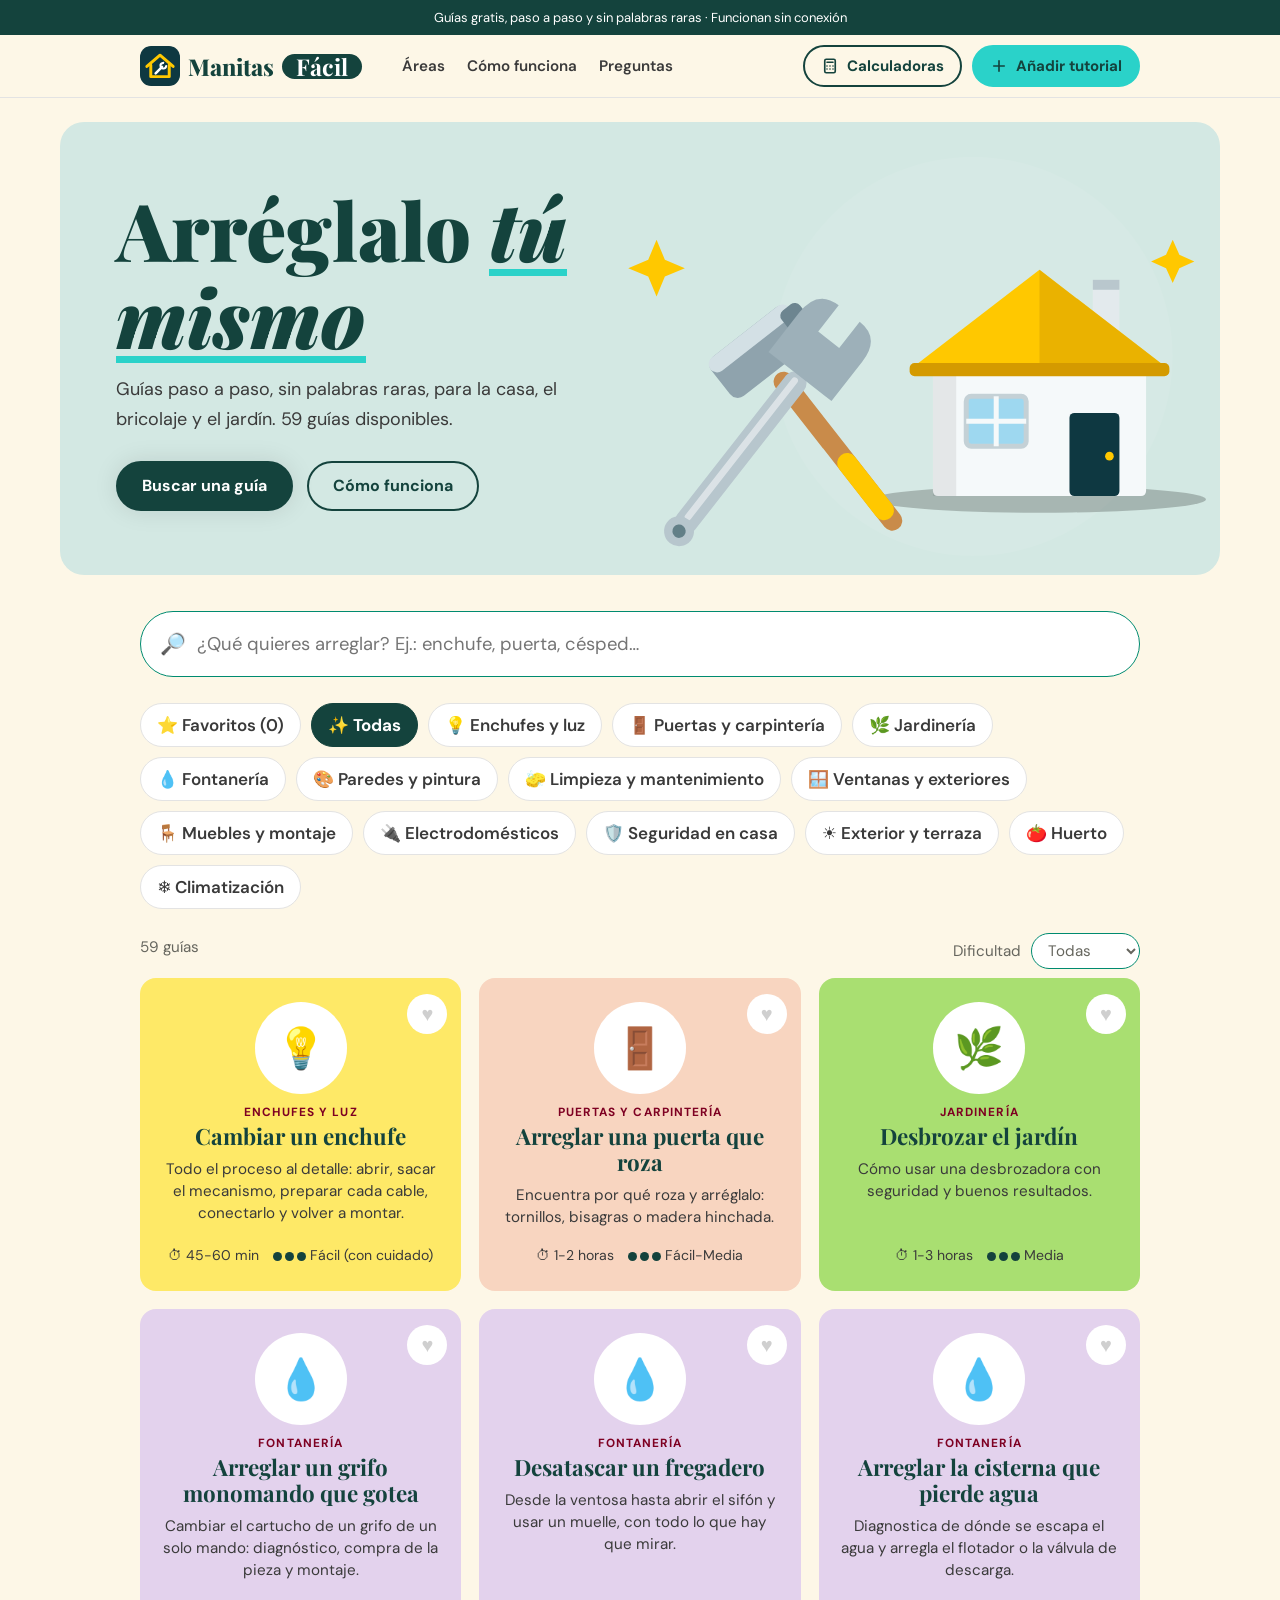
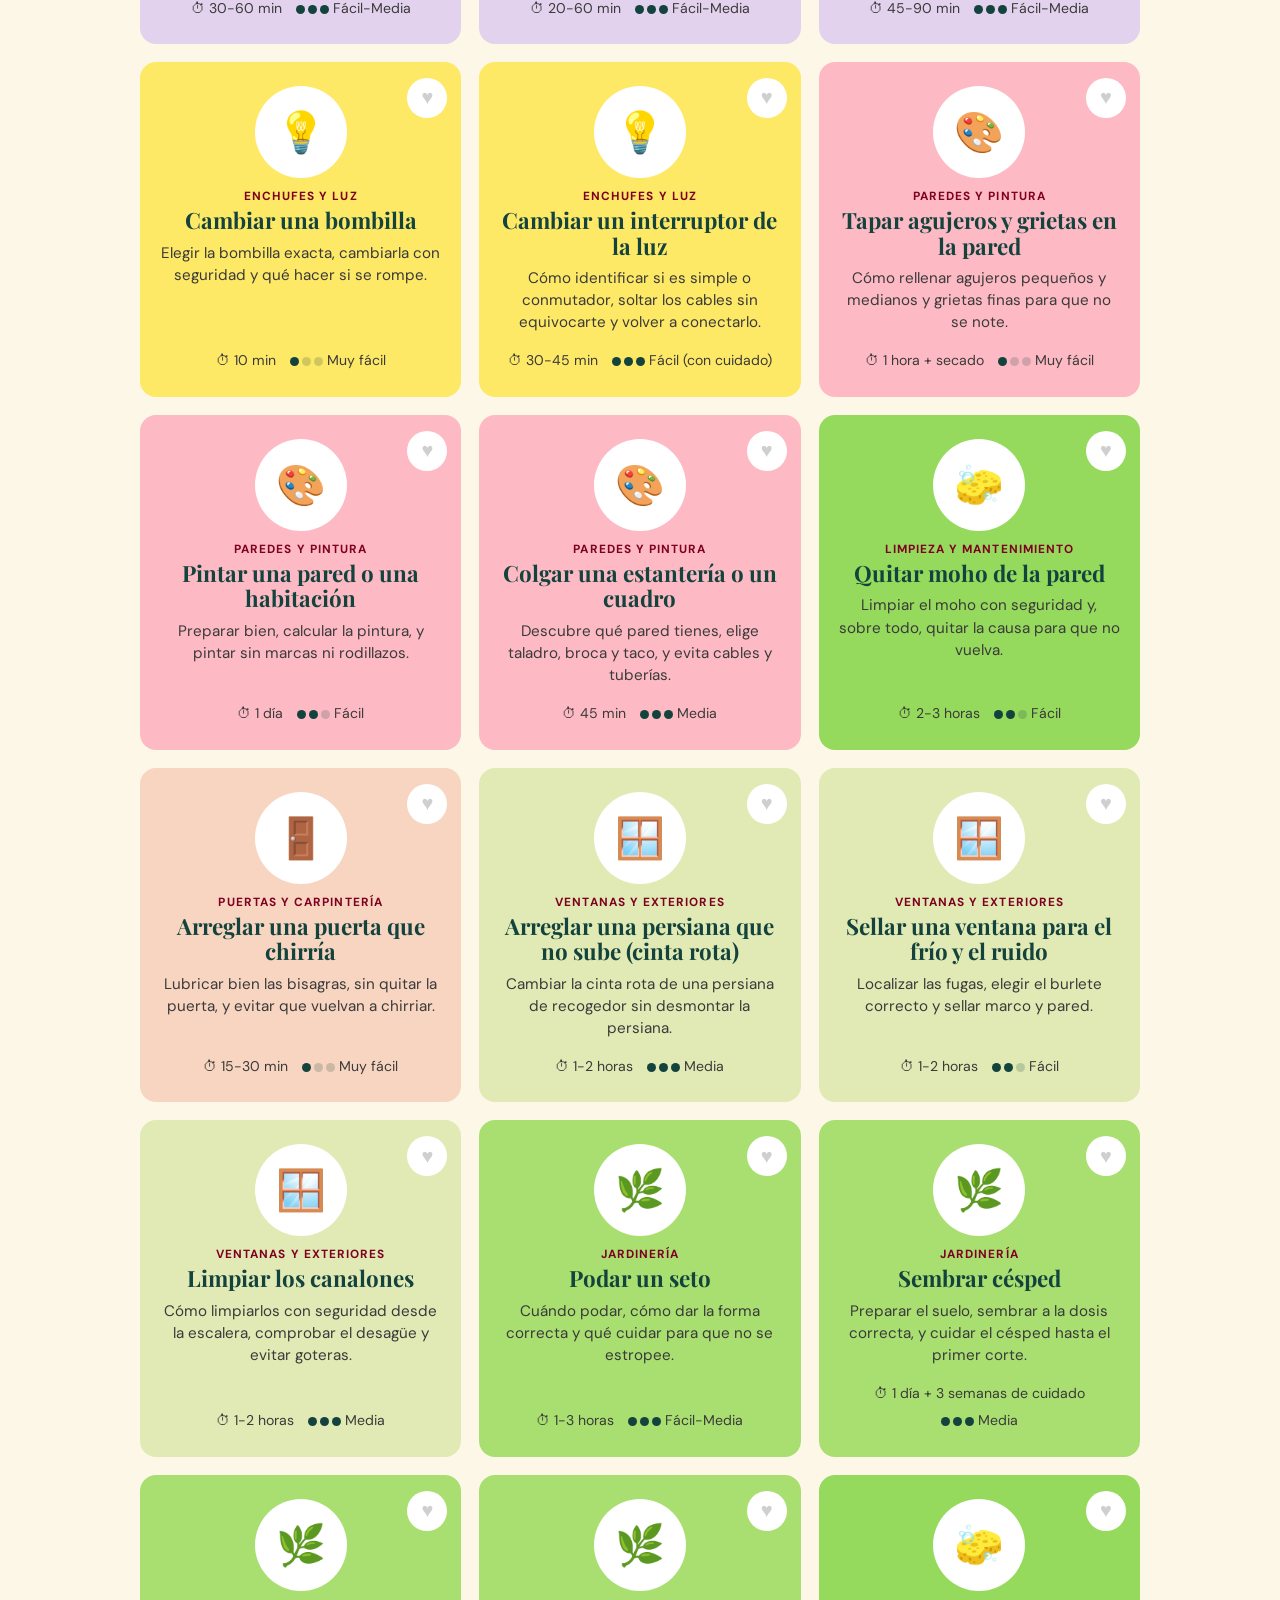
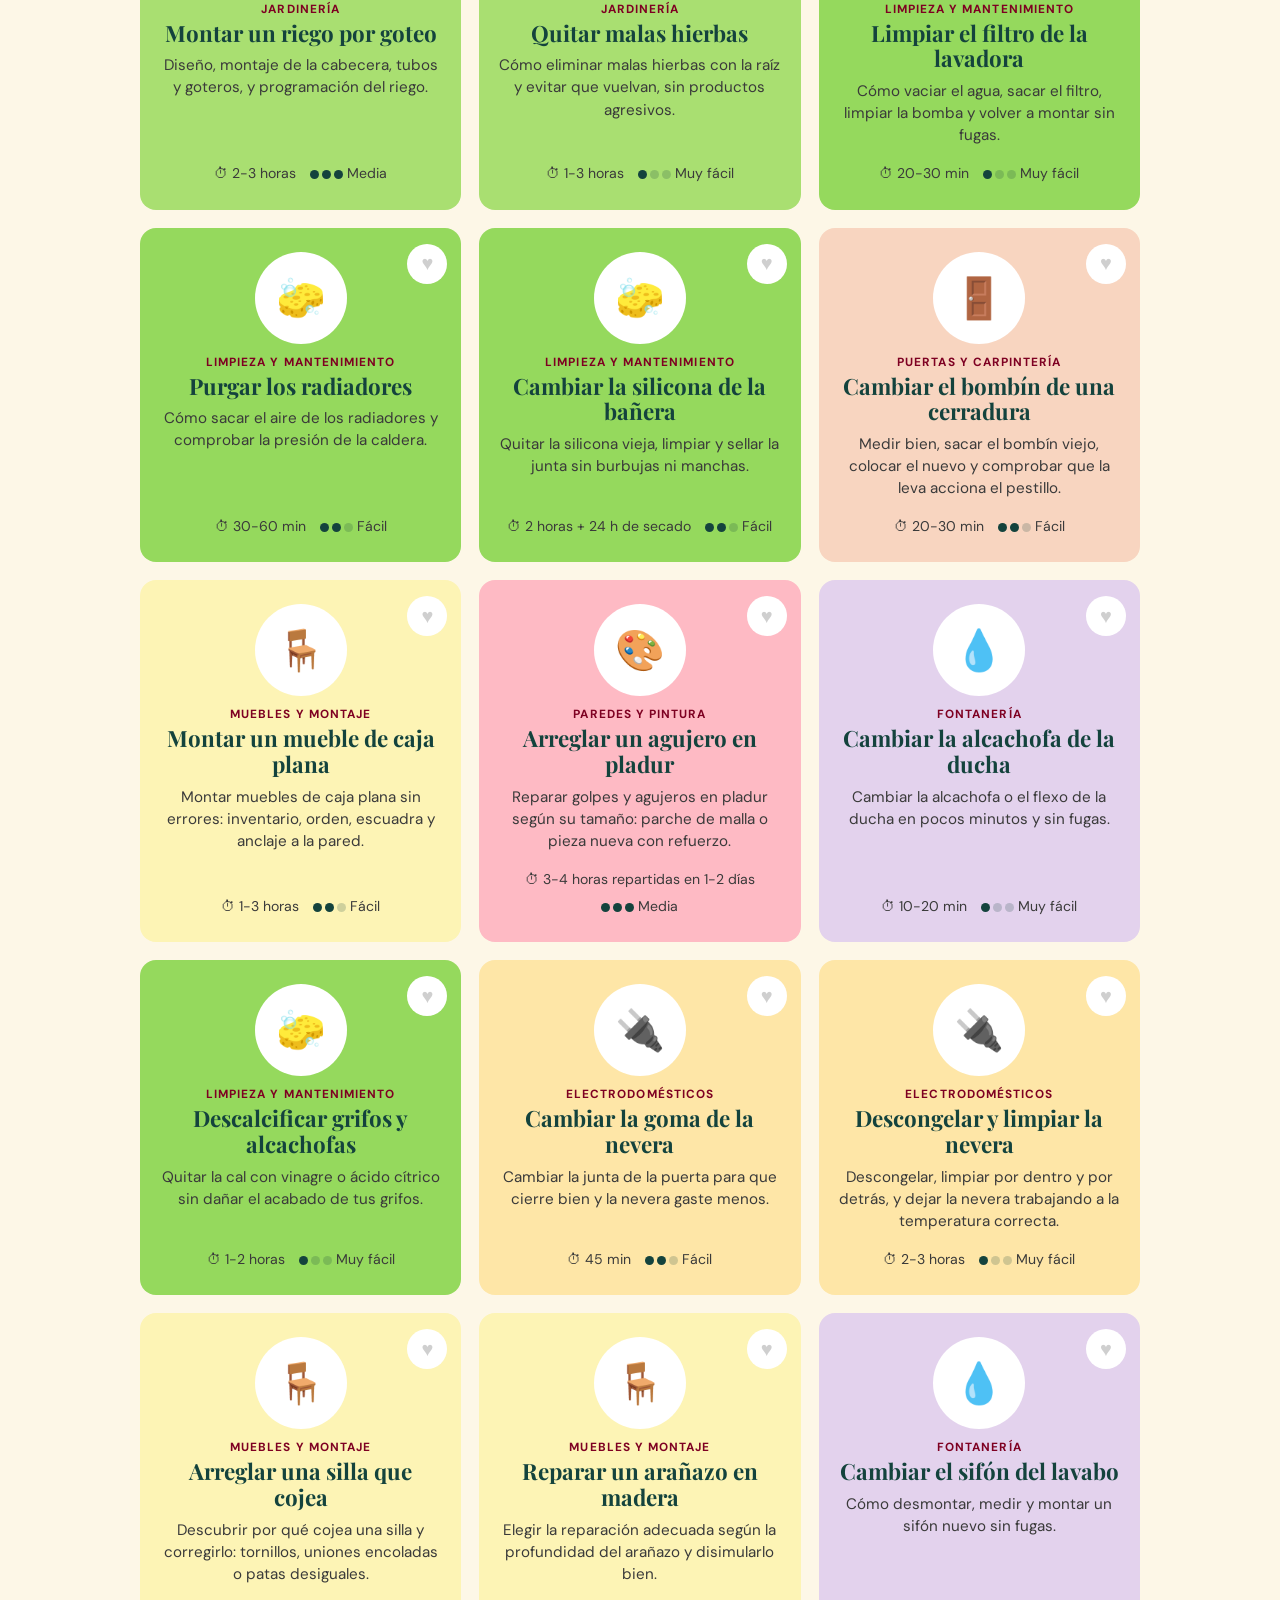
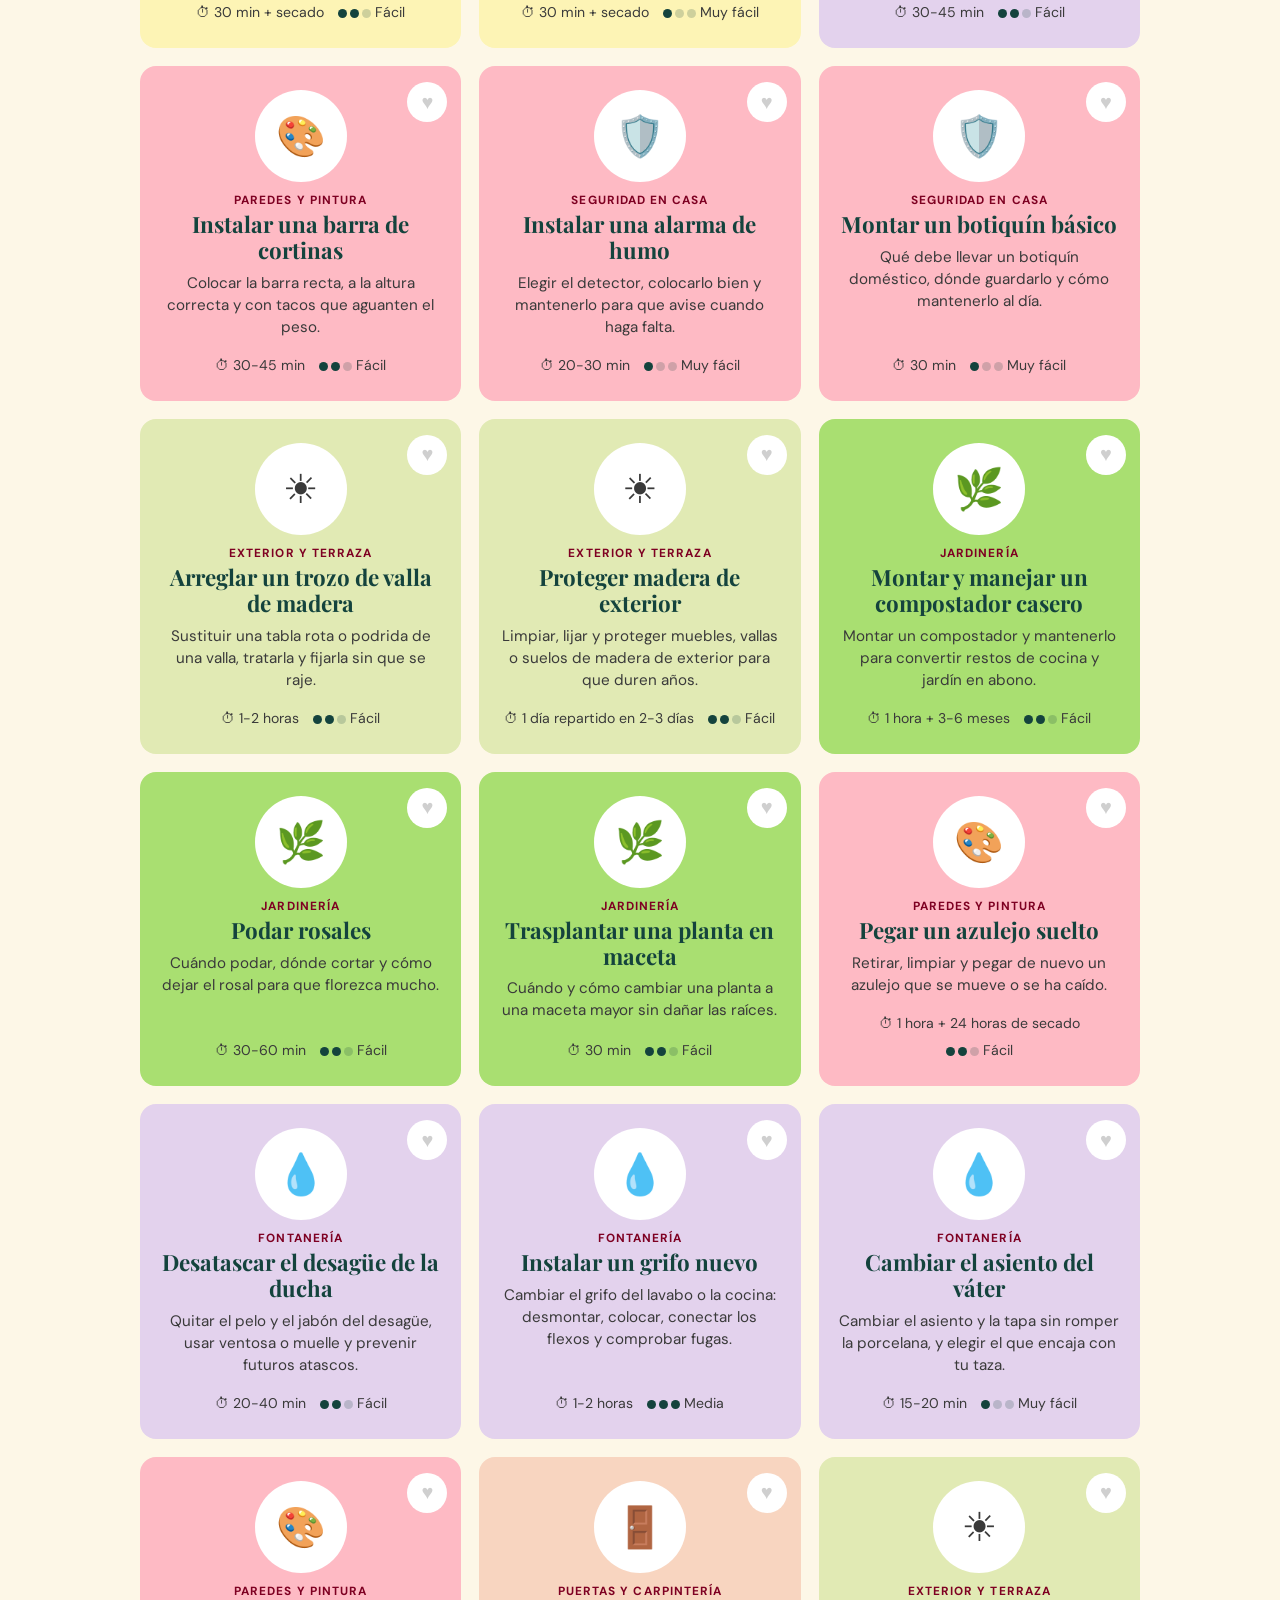
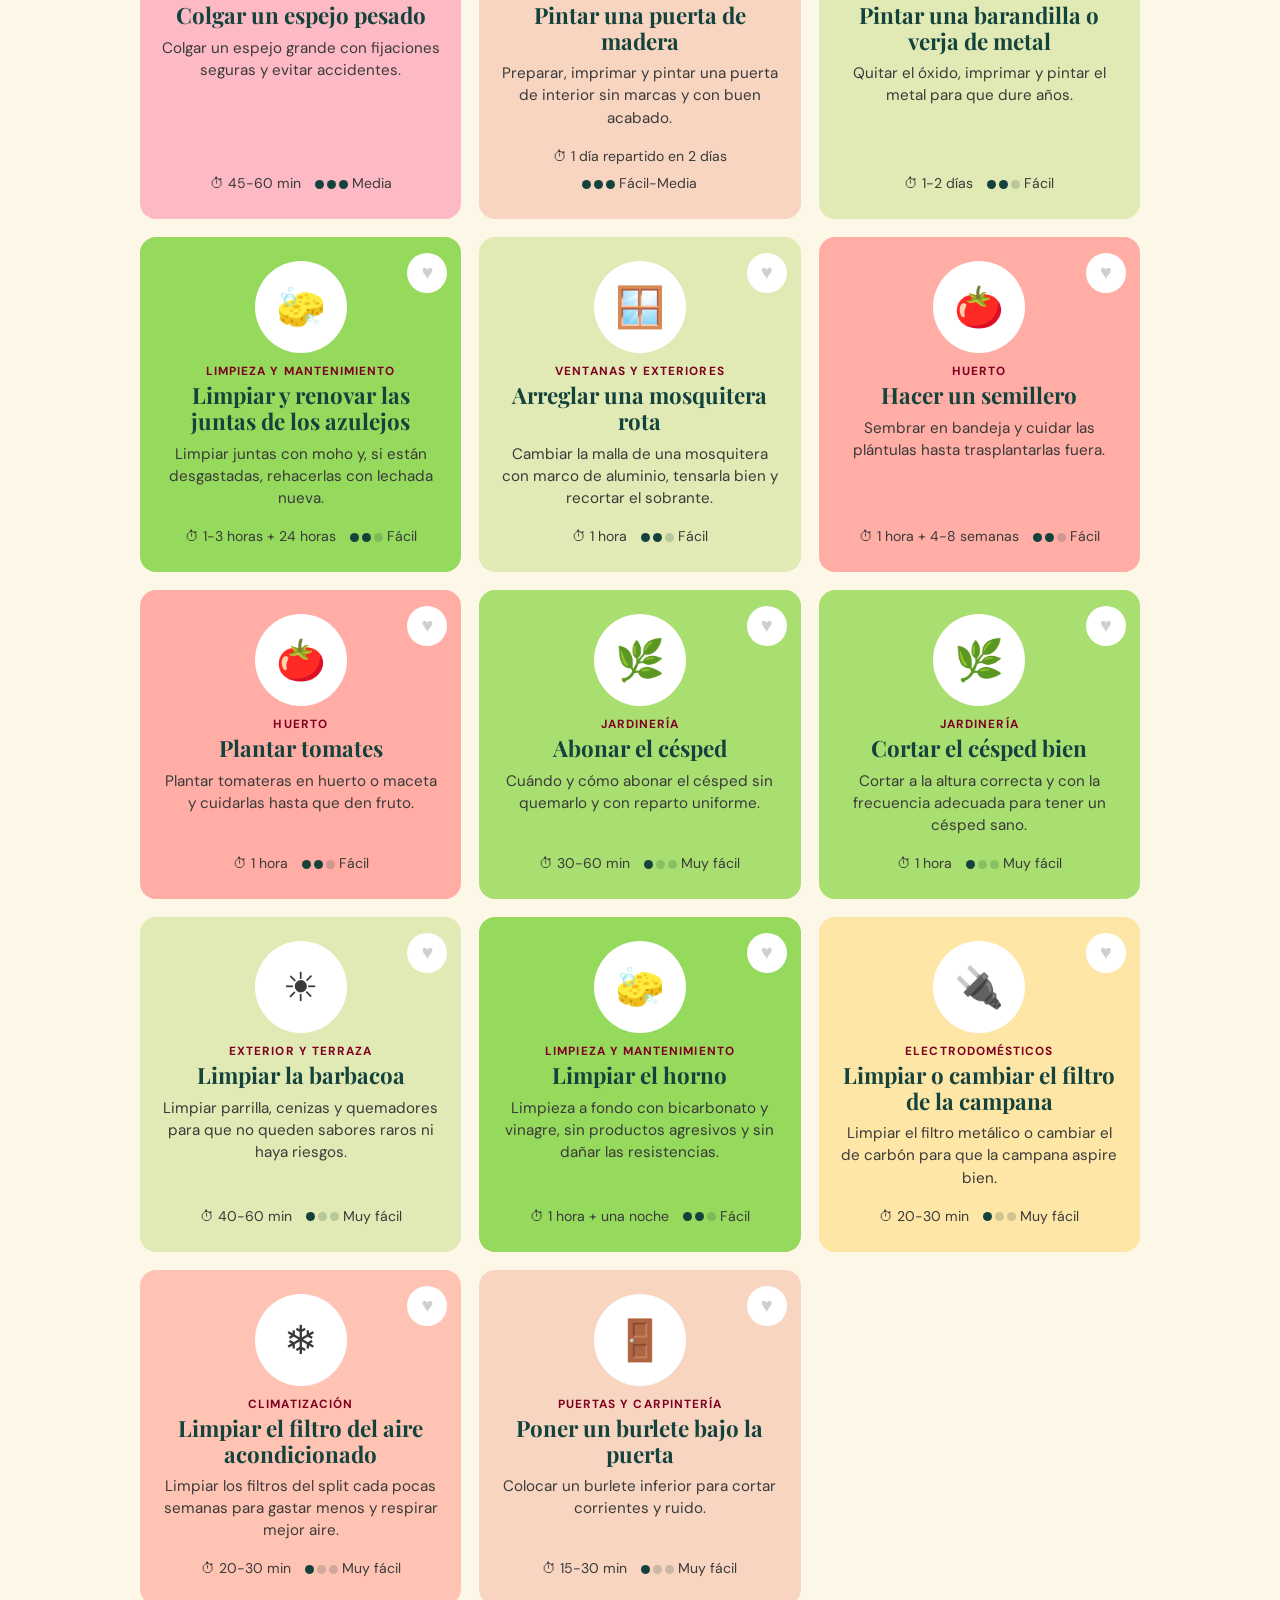
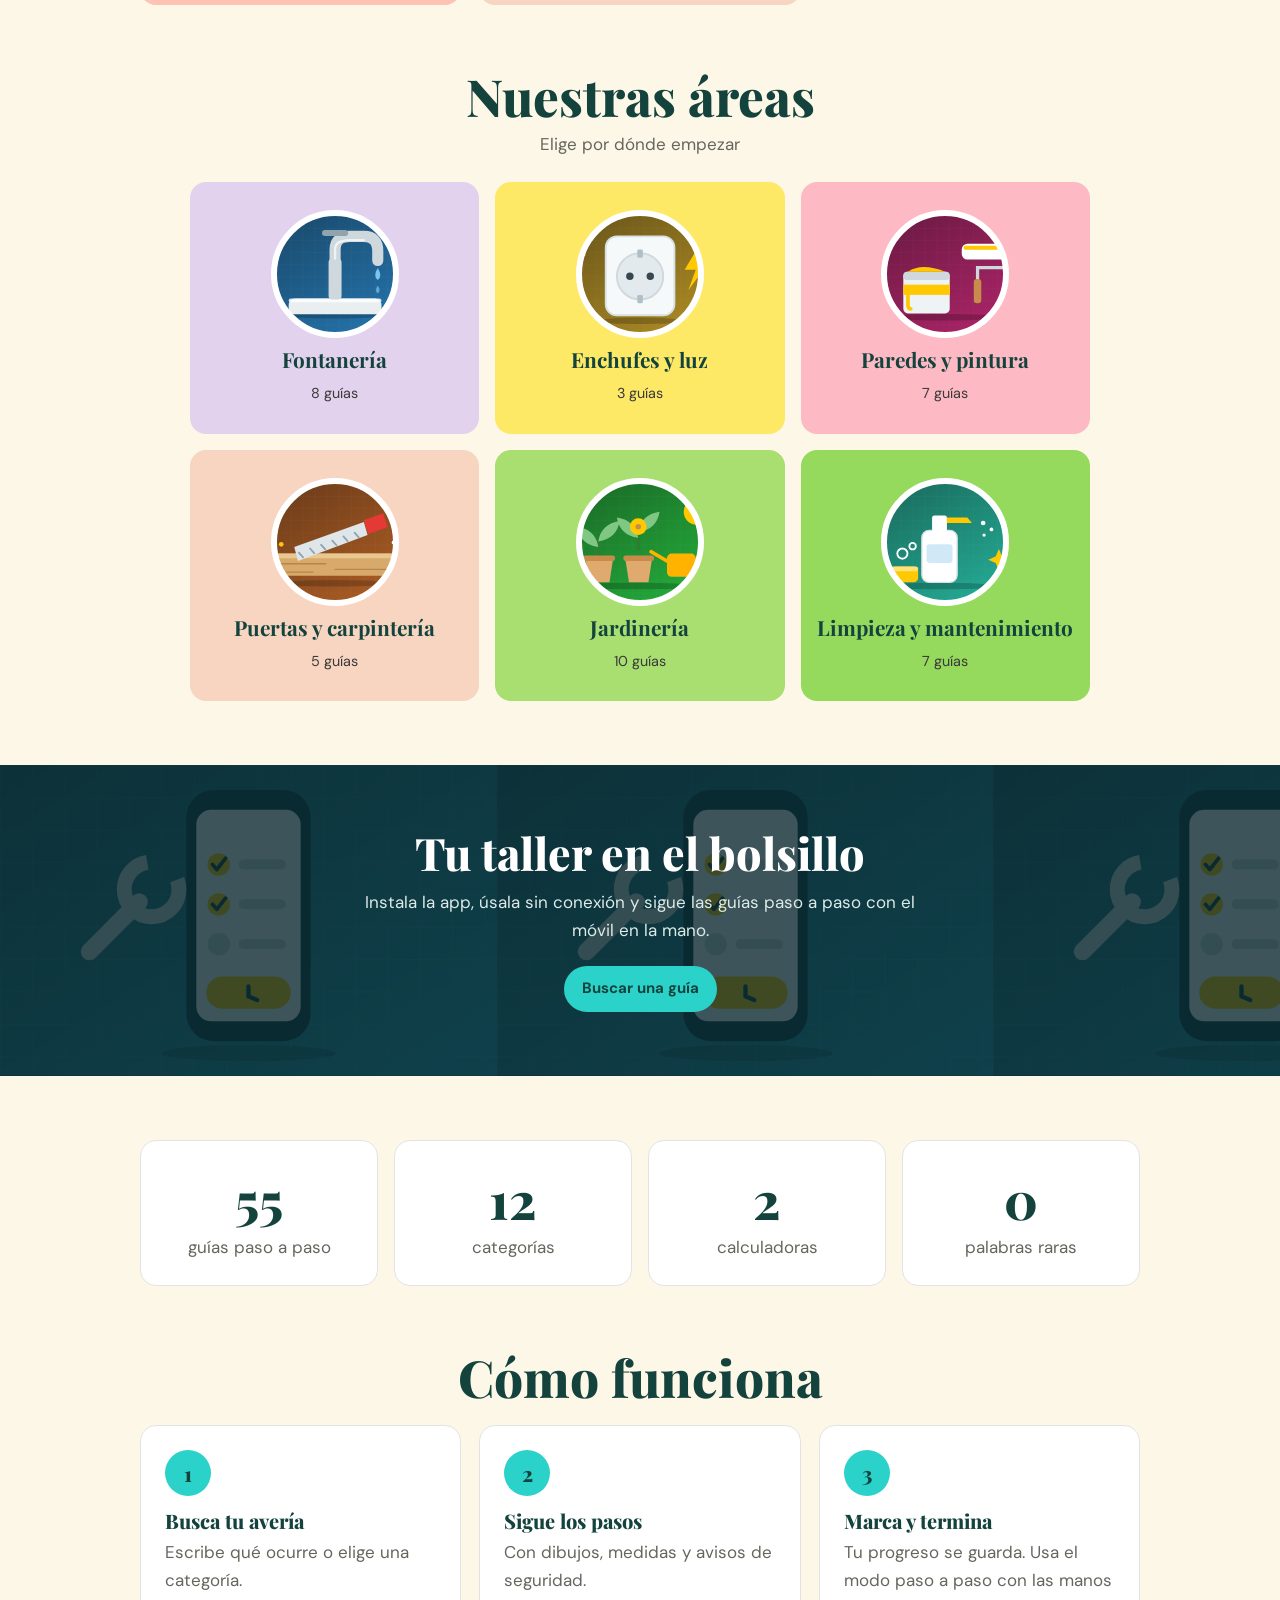
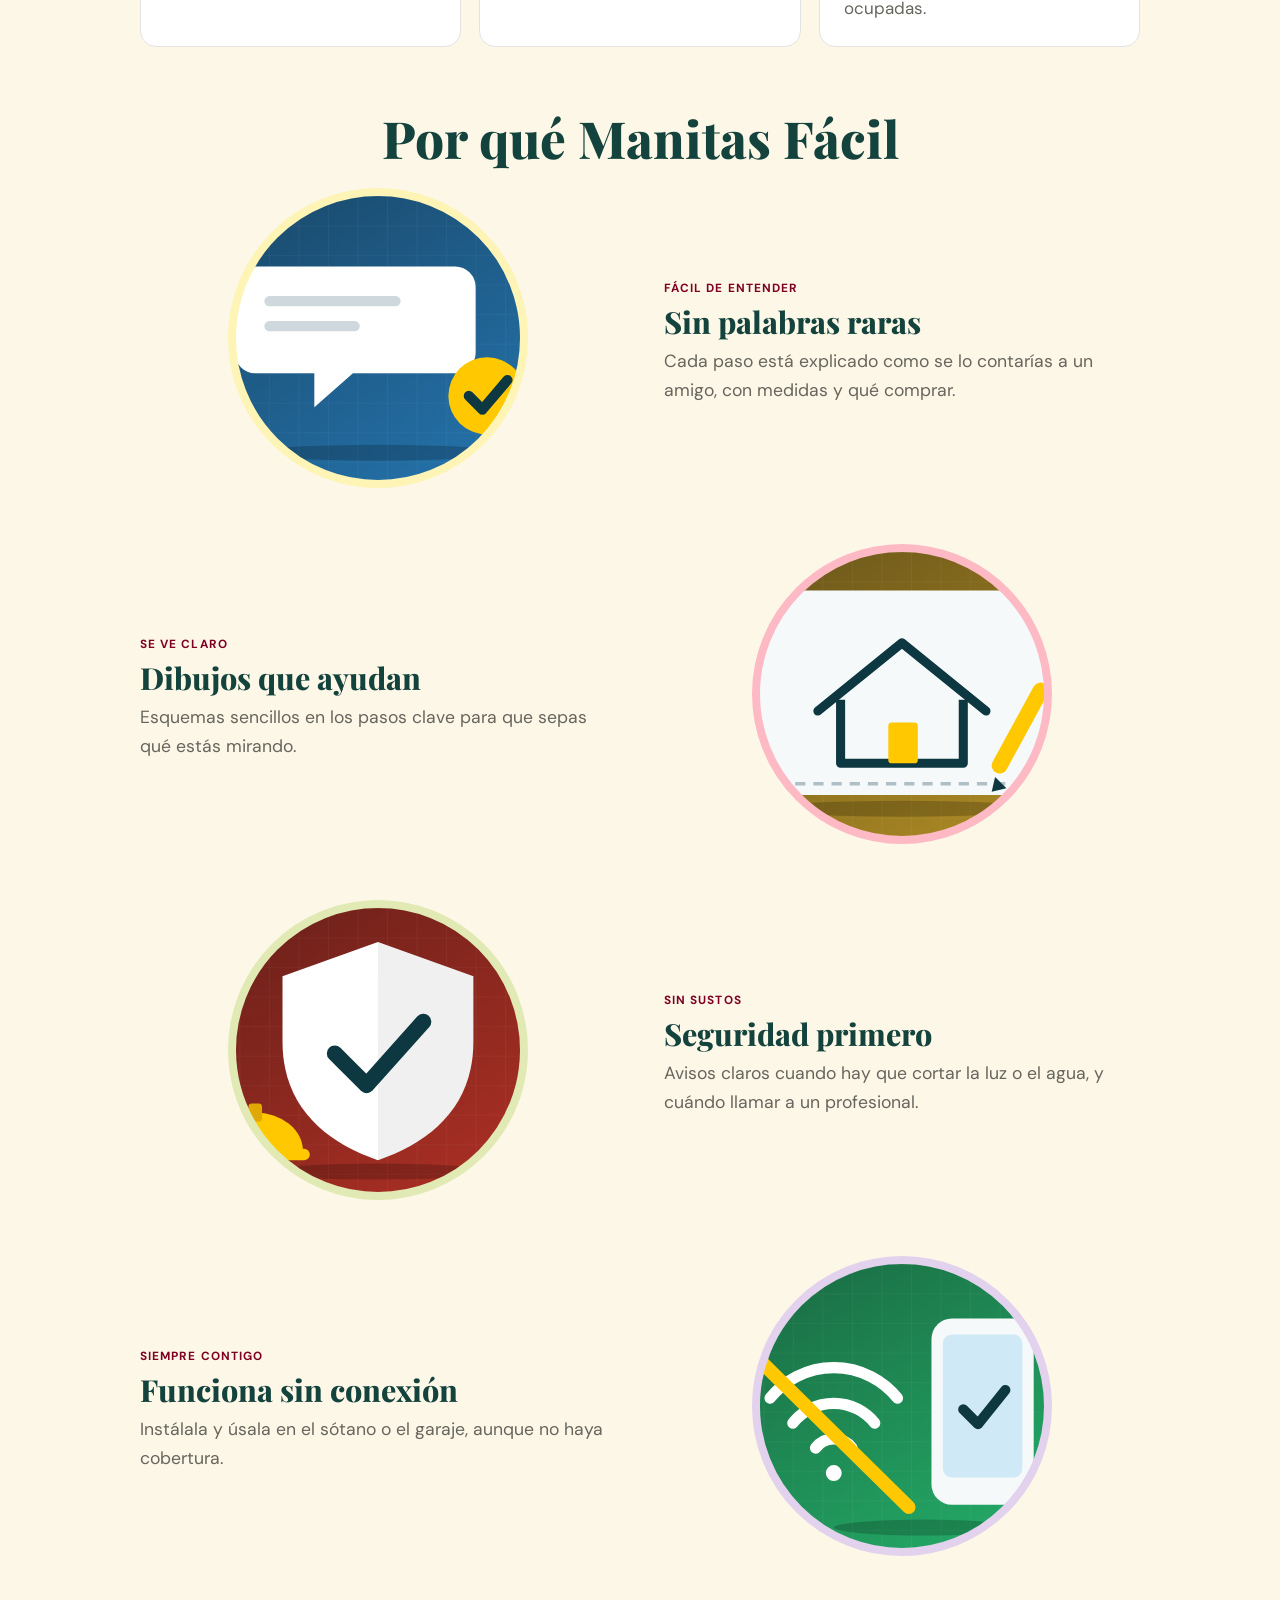
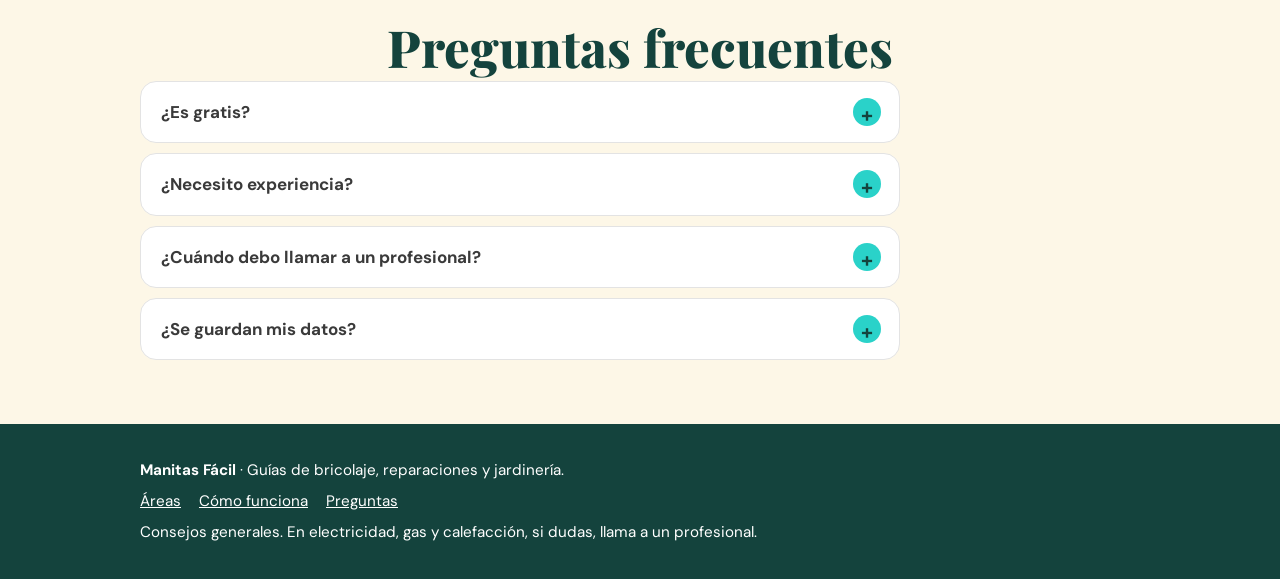
<file: index.html>
<!DOCTYPE html>
<html lang="es">
<head>
<meta charset="utf-8">
<meta name="viewport" content="width=device-width, initial-scale=1">
<meta name="theme-color" content="#14433d">
<link rel="manifest" href="./manifest.webmanifest">
<title>Manitas Fácil · Arregla tú mismo, paso a paso</title>
<meta name="description" content="Tutoriales sencillos para reparaciones del hogar, bricolaje y jardinería, explicados sin tecnicismos.">
<link rel="icon" href="./icon.svg" type="image/svg+xml">
<link rel="apple-touch-icon" href="./icon.svg">
<link rel="preconnect" href="https://fonts.googleapis.com">
<link rel="preconnect" href="https://fonts.gstatic.com" crossorigin>
<link rel="stylesheet" href="https://fonts.googleapis.com/css2?family=DM+Sans:wght@400;600;700&family=Playfair+Display:wght@700;800;900&display=swap">
<link rel="stylesheet" href="./css/styles.css">
</head>
<body>
<a class="skip" href="#contenido">Saltar al contenido</a>
<div class="anuncio">Guías gratis, paso a paso y sin palabras raras · Funcionan sin conexión</div>
<header class="top"><div class="wrap">
  <a class="logo" href="./" aria-label="Manitas Fácil, inicio"><img src="./icon.svg" alt="" width="40" height="40"> Manitas<b>Fácil</b></a>
  <nav class="nav" aria-label="Secciones"><a href="#areas">Áreas</a><a href="#como">Cómo funciona</a><a href="#faq">Preguntas</a></nav>
  <div class="hdr-actions">
  <button id="btn-calc" class="hb line"><svg viewBox="0 0 24 24" width="18" height="18" fill="none" stroke="currentColor" stroke-width="2.2" stroke-linecap="round" stroke-linejoin="round" aria-hidden="true"><rect x="5" y="3" width="14" height="18" rx="2"/><path d="M8 7h8M8 12h.01M12 12h.01M16 12h.01M8 16h.01M12 16h.01M16 16h.01"/></svg><span>Calculadoras</span></button>
  <button id="btn-instalar" class="hb line" hidden><svg viewBox="0 0 24 24" width="18" height="18" fill="none" stroke="currentColor" stroke-width="2.2" stroke-linecap="round" stroke-linejoin="round" aria-hidden="true"><path d="M12 4v11M7 11l5 5 5-5M5 20h14"/></svg><span>Instalar app</span></button>
  <button id="btn-nuevo" class="hb fill"><svg viewBox="0 0 24 24" width="18" height="18" fill="none" stroke="currentColor" stroke-width="2.2" stroke-linecap="round" stroke-linejoin="round" aria-hidden="true"><path d="M12 5v14M5 12h14"/></svg><span>Añadir tutorial</span></button>
  </div>
</div></header>

<section id="vista-lista">
  <div class="hero"><div class="wrap"><div class="hero-img" data-img="hero" aria-hidden="true"></div>
    <h1>Arréglalo <em>tú mismo</em></h1>
    <p>Guías paso a paso, sin palabras raras, para la casa, el bricolaje y el jardín. <span id="stats"></span></p>
    <div class="cta"><a class="hb fill" href="#" id="b-hero">Buscar una guía</a><a class="hb line" href="#como">Cómo funciona</a></div>
  </div>
    </div>
  <div class="wrap">
    <div class="buscar">
      <label for="q">¿Qué quieres arreglar?</label>
      <input id="q" type="search" placeholder="¿Qué quieres arreglar? Ej.: enchufe, puerta, césped…" autocomplete="off">
    </div>
    <div id="filtros" class="filtros" role="group" aria-label="Filtrar por categoría"></div>
    <div class="barra"><p id="contador" class="contador" aria-live="polite"></p><label class="niv">Dificultad <select id="niv"><option value="0">Todas</option><option value="1">Muy fácil</option><option value="2">Fácil</option><option value="3">Media</option></select></label></div>
    <ul id="lista" class="lista"></ul>
  </div>
  <section id="areas" class="wrap seccion"><h2 class="reveal">Nuestras áreas</h2><p class="sub reveal">Elige por dónde empezar</p><div class="tiles"><button class="tile" data-cat="Fontanería" style="--p:#e3d2ed"><span class="circ" data-img="fontaneria" aria-hidden="true"></span><span class="tt">Fontanería</span><span class="ts"></span></button><button class="tile" data-cat="Enchufes y luz" style="--p:#fee967"><span class="circ" data-img="electricidad" aria-hidden="true"></span><span class="tt">Enchufes y luz</span><span class="ts"></span></button><button class="tile" data-cat="Paredes y pintura" style="--p:#febac4"><span class="circ" data-img="pintura" aria-hidden="true"></span><span class="tt">Paredes y pintura</span><span class="ts"></span></button><button class="tile" data-cat="Puertas y carpintería" style="--p:#f8d5c0"><span class="circ" data-img="carpinteria" aria-hidden="true"></span><span class="tt">Puertas y carpintería</span><span class="ts"></span></button><button class="tile" data-cat="Jardinería" style="--p:#a9df71"><span class="circ" data-img="jardin" aria-hidden="true"></span><span class="tt">Jardinería</span><span class="ts"></span></button><button class="tile" data-cat="Limpieza y mantenimiento" style="--p:#95d95d"><span class="circ" data-img="limpieza" aria-hidden="true"></span><span class="tt">Limpieza y mantenimiento</span><span class="ts"></span></button></div></section>
  <section class="banda" data-img="app"><div class="wrap reveal"><h2>Tu taller en el bolsillo</h2><p>Instala la app, úsala sin conexión y sigue las guías paso a paso con el móvil en la mano.</p><a class="hb fill" href="#" id="b-guias">Buscar una guía</a></div></section>
  <section class="wrap seccion"><div class="stats reveal"><div><strong id="c-guias" data-count="0">0</strong><span>guías paso a paso</span></div><div><strong id="c-cats" data-count="0">0</strong><span>categorías</span></div><div><strong data-count="2">0</strong><span>calculadoras</span></div><div><strong data-count="0">0</strong><span>palabras raras</span></div></div></section>
  <section id="como" class="wrap seccion"><h2 class="reveal">Cómo funciona</h2><div class="pasos3 reveal"><div><b>1</b><h3>Busca tu avería</h3><p>Escribe qué ocurre o elige una categoría.</p></div><div><b>2</b><h3>Sigue los pasos</h3><p>Con dibujos, medidas y avisos de seguridad.</p></div><div><b>3</b><h3>Marca y termina</h3><p>Tu progreso se guarda. Usa el modo paso a paso con las manos ocupadas.</p></div></div></section>
  <section class="wrap seccion porque"><h2 class="reveal">Por qué Manitas Fácil</h2><div class="items"><div class="item" style="--p:#fdf4b5"><div class="im" data-img="porque1"><span aria-hidden="true">🗣️</span></div><div><span class="etq">Fácil de entender</span><h3>Sin palabras raras</h3><p>Cada paso está explicado como se lo contarías a un amigo, con medidas y qué comprar.</p></div></div><div class="item" style="--p:#febac4"><div class="im" data-img="porque2"><span aria-hidden="true">✏️</span></div><div><span class="etq">Se ve claro</span><h3>Dibujos que ayudan</h3><p>Esquemas sencillos en los pasos clave para que sepas qué estás mirando.</p></div></div><div class="item" style="--p:#e1eab4"><div class="im" data-img="porque3"><span aria-hidden="true">⚠️</span></div><div><span class="etq">Sin sustos</span><h3>Seguridad primero</h3><p>Avisos claros cuando hay que cortar la luz o el agua, y cuándo llamar a un profesional.</p></div></div><div class="item" style="--p:#e3d2ed"><div class="im" data-img="porque4"><span aria-hidden="true">📶</span></div><div><span class="etq">Siempre contigo</span><h3>Funciona sin conexión</h3><p>Instálala y úsala en el sótano o el garaje, aunque no haya cobertura.</p></div></div></div></section>
  <section id="faq" class="wrap seccion faq"><h2 class="reveal">Preguntas frecuentes</h2><details class="fallo"><summary>¿Es gratis?</summary><p>Sí. No hay registro ni anuncios.</p></details><details class="fallo"><summary>¿Necesito experiencia?</summary><p>No. Las guías indican la dificultad y qué necesitas antes de empezar.</p></details><details class="fallo"><summary>¿Cuándo debo llamar a un profesional?</summary><p>Si ves cables quemados, huele a gas, hay humedad que reaparece o simplemente dudas: para y llama a alguien.</p></details><details class="fallo"><summary>¿Se guardan mis datos?</summary><p>Tus favoritos, progreso y tutoriales se guardan solo en tu navegador. No se envía nada a ningún servidor.</p></details></section>
</section>

<main id="contenido" class="wrap">
  <article id="vista-guia" hidden></article>
</main>

<dialog id="dlg">
  <form id="form" method="dialog">
    <h2>Nuevo tutorial</h2>
    <p class="nota">Se guarda solo en este navegador (localStorage).</p>
    <label>Título <input name="titulo" required></label>
    <label>Categoría <input name="categoria" list="cats" required placeholder="Ej.: Fontanería"></label>
    <datalist id="cats"></datalist>
    <div class="dos">
      <label>Tiempo estimado <input name="tiempo" placeholder="30 min" required></label>
      <label>Dificultad
        <select name="dificultad"><option>Muy fácil</option><option>Fácil</option><option>Media</option></select>
      </label>
    </div>
    <label>Herramientas y materiales (uno por línea)<textarea name="herramientas" rows="3" required></textarea></label>
    <label>Aviso de seguridad (opcional)<input name="seguridad"></label>
    <label>Pasos (uno por línea, cortos)<textarea name="pasos" rows="5" required></textarea></label>
    <label>¿Algo salió mal? (una línea por fallo: <em>fallo | solución</em>)<textarea name="problemas" rows="3"></textarea></label>
    <details>
      <summary>O pega un tutorial en formato JSON</summary>
      <textarea id="json" rows="5" placeholder='{"titulo":"…","categoria":"…","tiempo":"…","dificultad":"Fácil","herramientas":["…"],"pasos":[{"texto":"…"}]}'></textarea>
      <button type="button" id="btn-json" class="btn sec">Importar JSON</button>
    </details>
    <p id="err" class="err" role="alert"></p>
    <div class="acciones">
      <button value="cancel" class="btn sec" formnovalidate>Cancelar</button>
      <button type="submit" class="btn">Guardar tutorial</button>
    </div>
  </form>
</dialog>

<div id="modo" class="modo" hidden role="dialog" aria-modal="true" aria-label="Modo paso a paso">
  <div class="modo-top"><span id="m-tit"></span><button id="m-x" class="btn sec">Cerrar ✕</button></div>
  <div class="m-bar"><i id="m-bar"></i></div>
  <div class="modo-body"><p id="m-n"></p><h2 id="m-t"></h2><p id="m-d"></p><div id="m-f"></div></div>
  <div class="modo-nav"><button id="m-prev" class="btn sec">← Anterior</button><button id="m-next" class="btn">Siguiente →</button></div>
</div>
<dialog id="calc">
  <div class="dh"><h2>🧮 Calculadoras</h2><button id="calc-x" class="btn sec" aria-label="Cerrar">✕</button></div>
  <div class="tabs"><button class="chip" data-t="p" aria-pressed="true">🎨 Pintura</button><button class="chip" data-t="s" aria-pressed="false">🌱 Césped</button></div>
  <div id="t-p">
    <div class="grid3"><label>Largo (m)<input id="p-l" type="number" inputmode="decimal" min="0" step="0.1" value="4"></label><label>Ancho (m)<input id="p-a" type="number" inputmode="decimal" min="0" step="0.1" value="3"></label><label>Alto (m)<input id="p-h" type="number" inputmode="decimal" min="0" step="0.1" value="2.5"></label>
    <label>Puertas<input id="p-pu" type="number" min="0" value="1"></label><label>Ventanas<input id="p-ve" type="number" min="0" value="1"></label><label>Manos<input id="p-m" type="number" min="1" value="2"></label></div>
    <label>Rendimiento de la pintura (m² por litro, mira el bote)<input id="p-r" type="number" inputmode="decimal" min="1" step="0.5" value="10"></label>
    <label class="chk-l"><input id="p-t" type="checkbox"> Pintar también el techo</label>
    <div id="r-p" class="res-box"></div>
  </div>
  <div id="t-s" hidden>
    <div class="grid3"><label>Largo (m)<input id="s-l" type="number" inputmode="decimal" min="0" step="0.1" value="5"></label><label>Ancho (m)<input id="s-a" type="number" inputmode="decimal" min="0" step="0.1" value="4"></label><label>o m² directos<input id="s-m" type="number" inputmode="decimal" min="0" value=""></label></div>
    <label>Tipo de siembra<select id="s-d"><option value="30">Césped nuevo (30 g/m²)</option><option value="20">Resiembra de huecos (20 g/m²)</option><option value="15">Mantenimiento (15 g/m²)</option></select></label>
    <div id="r-s" class="res-box"></div>
  </div>
  <p class="nota">Cálculo orientativo: sigue siempre la dosis que indique el envase.</p>
</dialog>
<div id="tm" class="tm" hidden role="timer"><span id="tm-l"></span><strong id="tm-t">00:00</strong><button id="tm-x" class="btn sec">Parar</button></div>
<div id="toast" role="status" aria-live="polite"></div>
<footer class="pie"><div class="wrap"><p><strong>Manitas Fácil</strong> · Guías de bricolaje, reparaciones y jardinería.</p><p class="fl"><a href="#areas">Áreas</a> <a href="#como">Cómo funciona</a> <a href="#faq">Preguntas</a></p><p>Consejos generales. En electricidad, gas y calefacción, si dudas, llama a un profesional.</p></div></footer>
<script src="./js/data.js"></script>
<script src="./js/tutoriales-extra.js"></script>
<script src="./js/tutoriales-3.js"></script>
<script src="./js/tutoriales-4.js"></script>
<script src="./js/dibujos.js"></script>
<script src="./js/dibujos2.js"></script>
<script src="./js/dibujos3.js"></script>
<script src="./js/profundos.js"></script>
<script src="./js/profundos2.js"></script>
<script src="./js/profundos3.js"></script>
<script src="./js/profundos4.js"></script>
<script src="./js/profundos5.js"></script>
<script src="./js/profundos6.js"></script>
<script src="./js/profundos7.js"></script>
<script src="./js/profundos8.js"></script>
<script src="./js/profundos9.js"></script>
<script src="./js/profundos10.js"></script>
<script src="./js/profundos11.js"></script>
<script src="./js/profundos12.js"></script>
<script src="./js/ilustraciones.js"></script>
<script src="./js/app.js"></script>
<script src="./js/efectos.js"></script>
</body>
</html>
</file>
<file: css/styles.css>
:root{--bg:#f2f5f6;--surf:#fff;--ink:#0f2a31;--mut:#566c73;--line:#dbe3e6;--teal:#0e3841;--yel:#ffc800;--red:#c0271d;--redbg:#fdeceb;--blue:#e6f2f7;--ok:#1f8a4c;--r:16px;--sh:0 1px 2px rgba(15,42,49,.06),0 10px 28px rgba(15,42,49,.07)}

*{box-sizing:border-box}
html{scroll-behavior:smooth}
body{margin:0;background:var(--bg);color:var(--ink);font:18px/1.6 "Atkinson Hyperlegible",system-ui,sans-serif}
h1,h2,h3,.logo{font-family:"Bricolage Grotesque","Atkinson Hyperlegible",sans-serif;line-height:1.12;letter-spacing:-.01em}
a{color:inherit}
:focus-visible{outline:3px solid var(--yel);outline-offset:3px;border-radius:6px}
.wrap{max-width:1040px;margin:0 auto;padding:0 20px}
.skip{position:absolute;left:-999px}.skip:focus{left:8px;top:8px;background:var(--yel);color:#111;padding:8px 12px;border-radius:8px;z-index:99}
.top{background:var(--teal);color:#fff;position:sticky;top:0;z-index:20;box-shadow:0 2px 12px rgba(0,0,0,.2)}
.top .wrap{display:flex;align-items:center;gap:12px;height:62px}
.logo{font-size:1.45rem;font-weight:800;text-decoration:none;display:flex;align-items:center;gap:8px}
.logo b{background:var(--yel);color:#12303a;padding:1px 9px;border-radius:8px;transform:rotate(-2deg);display:inline-block}
.top .sp{flex:1}
.btn{background:var(--yel);color:#14282d;border:0;border-radius:12px;padding:10px 18px;font:inherit;font-weight:700;cursor:pointer;box-shadow:0 2px 0 rgba(0,0,0,.18);transition:transform .12s}
.btn:hover{transform:translateY(-1px)}
.btn.sec{background:transparent;color:var(--ink);border:2px solid var(--line);box-shadow:none}
.hero{background:var(--teal);color:#fff;padding:52px 0 84px;background-image:linear-gradient(rgba(255,255,255,.06) 1px,transparent 1px),linear-gradient(90deg,rgba(255,255,255,.06) 1px,transparent 1px);background-size:34px 34px}
.hero h1{font-size:clamp(2.3rem,6.5vw,4rem);margin:0 0 14px;max-width:14ch}
.hero h1 em{font-style:normal;background:linear-gradient(transparent 62%,rgba(255,200,0,.85) 62%);padding:0 4px}
.hero p{margin:0;max-width:44ch;color:#cfe3e8;font-size:1.15rem}
.buscar{margin:-34px auto 0;position:relative;z-index:2}
.buscar label{position:absolute;left:-999px}
.buscar input{width:100%;font:inherit;font-size:1.15rem;padding:18px 22px 18px 58px;border-radius:18px;border:2px solid transparent;background:var(--surf);color:var(--ink);box-shadow:var(--sh)}
.buscar::before{content:"🔎";position:absolute;left:20px;top:50%;transform:translateY(-50%);font-size:1.3rem;z-index:1}
.buscar input:focus{border-color:var(--yel);outline:none}
.filtros{display:flex;gap:10px;margin:26px 0 8px;overflow-x:auto;padding-bottom:6px;scrollbar-width:thin}
@media(min-width:900px){.filtros{flex-wrap:wrap;overflow:visible}}
.chip{flex:none;border:2px solid var(--line);background:var(--surf);color:var(--ink);border-radius:99px;padding:7px 16px;font:inherit;cursor:pointer;white-space:nowrap}
.chip:hover{border-color:var(--ink)}
.chip[aria-pressed=true]{background:var(--ink);color:var(--bg);border-color:var(--ink);font-weight:700}
.contador{color:var(--mut);margin:12px 0 18px;font-size:.95rem}
.lista{list-style:none;padding:0;margin:0 0 56px;display:grid;grid-template-columns:repeat(auto-fill,minmax(300px,1fr));gap:18px}
.tarjeta{display:flex;gap:16px;height:100%;text-decoration:none;background:var(--surf);border-radius:var(--r);padding:20px;box-shadow:var(--sh);border-top:6px solid hsl(var(--h) 75% 52%);transition:transform .15s,box-shadow .15s}
.tarjeta:hover{transform:translateY(-4px);box-shadow:0 14px 34px rgba(15,42,49,.16)}
.ico{flex:none;width:54px;height:54px;border-radius:16px;display:grid;place-items:center;font-size:1.8rem;background:hsl(var(--h) 85% 91%)}

.cat{font-size:.78rem;font-weight:700;letter-spacing:.06em;text-transform:uppercase;color:hsl(var(--h) 65% 38%)}

.tarjeta h2{font-size:1.25rem;margin:2px 0 6px}
.res{margin:0 0 10px;color:var(--mut);font-size:.95rem;line-height:1.45}
.ms{margin:0;font-size:.88rem;color:var(--mut);display:flex;gap:14px;flex-wrap:wrap;align-items:center}
.dots{display:inline-flex;gap:3px;vertical-align:middle;margin-right:4px}.dots i{width:9px;height:9px;border-radius:50%;background:var(--line)}.dots i.on{background:var(--yel);box-shadow:inset 0 0 0 1px rgba(0,0,0,.25)}
.vacio{grid-column:1/-1;border:2px dashed var(--line);border-radius:var(--r);padding:28px;text-align:center;color:var(--mut)}
.volver{display:inline-flex;align-items:center;gap:6px;margin:26px 0 14px;font-weight:700;text-decoration:none;background:var(--surf);padding:8px 16px;border-radius:99px;box-shadow:var(--sh)}
.g-head{background:hsl(var(--h) 85% 92%);border-radius:24px;padding:30px 28px;margin-bottom:22px;border-left:10px solid hsl(var(--h) 75% 50%)}

.g-head h1{font-size:clamp(1.9rem,5vw,3rem);margin:8px 0 10px}
.g-head .res{font-size:1.1rem;color:var(--ink);opacity:.82;margin:0 0 16px}
.meta{display:flex;flex-wrap:wrap;gap:10px;margin:0;padding:0;list-style:none}
.meta li{background:var(--surf);border-radius:99px;padding:6px 14px;font-weight:700;font-size:.95rem;box-shadow:0 1px 2px rgba(0,0,0,.08)}
.seguridad{display:flex;gap:14px;background:var(--redbg);border:2px solid var(--red);border-radius:var(--r);padding:16px 20px;margin:0 0 22px}
.seguridad .sico{font-size:1.8rem;line-height:1}.seguridad strong{color:var(--red);font-size:1.05rem}.seguridad p{margin:2px 0 0}
.card{background:var(--surf);border-radius:var(--r);padding:22px 24px;box-shadow:var(--sh);margin-bottom:18px}
.card.azul{background:var(--blue)}
.card h2{font-size:1.25rem;margin:0 0 10px;display:flex;align-items:center;gap:10px}
.cols{display:grid;grid-template-columns:1fr;gap:18px;margin-bottom:18px}
@media(min-width:820px){.cols{grid-template-columns:1fr 1fr}.cols .card{margin:0}}
.lst{list-style:none;padding:0;margin:0}.lst li{position:relative;padding:5px 0 5px 30px}.lst li::before{content:"✓";position:absolute;left:0;top:5px;width:20px;height:20px;border-radius:50%;background:hsl(var(--h) 70% 45%);color:#fff;font-size:.72rem;display:grid;place-items:center;font-weight:700}
.sec{font-size:1.6rem;margin:34px 0 8px}
.prog{display:flex;align-items:center;gap:12px;color:var(--mut);font-size:.92rem;margin:0 0 18px}
.bar{flex:1;height:8px;background:var(--line);border-radius:9px;overflow:hidden}.bar i{display:block;height:100%;width:0;background:var(--ok);transition:width .3s}
.pasos{list-style:none;counter-reset:p;padding:0;margin:0}
.pasos li{display:flex;gap:16px;margin:0 0 6px;position:relative}
.pasos li::after{content:"";position:absolute;left:21px;top:46px;bottom:-4px;width:3px;background:var(--line);border-radius:3px}
.pasos li:last-child::after{display:none}
.num{flex:none;width:44px;height:44px;border-radius:50%;border:0;background:hsl(var(--h) 70% 38%);color:#fff;font:800 1.1rem "Bricolage Grotesque",sans-serif;cursor:pointer;z-index:1;box-shadow:0 3px 8px rgba(0,0,0,.2)}
.num[aria-pressed=true]{background:var(--ok)}.num[aria-pressed=true]::before{content:"✓"}.num[aria-pressed=true] span{display:none}
.pbody{flex:1;background:var(--surf);border-radius:var(--r);padding:16px 20px;box-shadow:var(--sh);margin-bottom:14px;min-width:0}
.pbody strong{display:block;font-size:1.1rem}
.detalle{margin:8px 0 0;white-space:pre-line;color:var(--ink);opacity:.9}
.pasos li.hecho .pbody{opacity:.55}.pasos li.hecho .pbody strong{text-decoration:line-through}
figure{margin:14px 0 0;max-width:400px;background:hsl(var(--h) 60% 96%);border:2px solid hsl(var(--h) 40% 85%);border-radius:14px;padding:10px}

figure svg{width:100%;height:auto;display:block}
details.fallo{background:var(--surf);border-radius:var(--r);box-shadow:var(--sh);margin:0 0 10px;overflow:hidden}
details.fallo summary{cursor:pointer;font-weight:700;padding:16px 54px 16px 20px;list-style:none;position:relative}
details.fallo summary::-webkit-details-marker{display:none}
details.fallo summary::after{content:"+";position:absolute;right:18px;top:50%;transform:translateY(-50%);width:28px;height:28px;border-radius:50%;background:var(--yel);color:#14282d;display:grid;place-items:center;font-size:1.3rem}
details.fallo[open] summary::after{content:"−"}
details.fallo p{margin:0;padding:0 20px 18px}
.borrar{margin:30px 0;color:var(--red);border-color:var(--red)}
dialog{max-width:640px;width:calc(100% - 24px);border:0;border-radius:22px;background:var(--surf);color:var(--ink);padding:24px;box-shadow:0 24px 64px rgba(0,0,0,.4)}
dialog::backdrop{background:rgba(5,20,24,.6);backdrop-filter:blur(3px)}
dialog h2{margin:0 0 4px}
dialog label{display:block;font-weight:700;margin:14px 0}
dialog label>*{font-weight:400;margin-top:5px}
input,select,textarea{width:100%;font:inherit;color:inherit;background:var(--bg);border:2px solid var(--line);border-radius:12px;padding:10px 14px}
input:focus,select:focus,textarea:focus{border-color:var(--ink);outline:none}
.dos{display:grid;grid-template-columns:1fr 1fr;gap:12px}
.acciones{display:flex;justify-content:flex-end;gap:10px;margin-top:16px}
.nota{color:var(--mut);margin:0}.err{color:var(--red);font-weight:700;min-height:1.2em}
.pie{background:var(--teal);color:#bcd3d9;padding:28px 0;margin-top:20px;font-size:.95rem}
@media print{.top,.hero,.buscar,.volver,.filtros,.pie,.borrar{display:none}.pbody,.card{box-shadow:none;border:1px solid #ccc}}
.top .btn.sec{color:#fff;border-color:rgba(255,255,255,.35)}
.rel{position:relative}.rel .tarjeta{padding-right:64px}
.fav{position:absolute;top:16px;right:14px;z-index:2;width:40px;height:40px;border-radius:50%;border:0;background:var(--bg);color:var(--line);font-size:1.25rem;cursor:pointer;box-shadow:0 2px 6px rgba(0,0,0,.15)}
.fav[aria-pressed=true]{color:#e0245e}
.barra{display:flex;justify-content:space-between;align-items:center;gap:12px;flex-wrap:wrap}
.niv{color:var(--mut);font-size:.95rem}.niv select{width:auto;padding:6px 12px;margin-left:6px}
.acc{display:flex;flex-wrap:wrap;gap:10px;margin-top:18px}.acc .btn{padding:9px 16px}.acc .btn.sec{background:var(--surf);border-color:transparent}
.lnk{background:none;border:0;color:var(--ink);text-decoration:underline;font:inherit;cursor:pointer}
.modo{position:fixed;inset:0;z-index:60;background:var(--bg);display:flex;flex-direction:column}.modo[hidden]{display:none}
.modo-top{display:flex;align-items:center;gap:12px;padding:12px 16px;background:var(--teal);color:#fff}.modo-top span{flex:1;font-weight:700}
.m-bar{height:6px;background:var(--line)}.m-bar i{display:block;height:100%;width:0;background:var(--yel);transition:width .25s}
.modo-body{flex:1;overflow:auto;padding:26px 20px;max-width:760px;margin:0 auto;width:100%}
#m-n{color:var(--mut);font-weight:700;margin:0}.modo-body h2{font-size:clamp(1.7rem,6vw,2.5rem);margin:6px 0 14px}#m-d{font-size:1.2rem;white-space:pre-line}
.modo-nav{display:flex;gap:10px;padding:14px 16px calc(14px + env(safe-area-inset-bottom));background:var(--surf);box-shadow:0 -4px 16px rgba(0,0,0,.12)}
.modo-nav .btn{flex:1;padding:16px;font-size:1.1rem}.modo-nav .btn:disabled{opacity:.4}
.sin-scroll{overflow:hidden}
#toast{position:fixed;left:50%;bottom:28px;transform:translate(-50%,20px);background:var(--ink);color:var(--bg);padding:12px 22px;border-radius:99px;opacity:0;pointer-events:none;transition:.25s;z-index:99;font-weight:700}#toast.on{opacity:1;transform:translate(-50%,0)}
@media print{.acc,.prog,.modo,#toast{display:none}}
.top .wrap{flex-wrap:wrap;height:auto;min-height:62px;padding-top:8px;padding-bottom:8px}
.logo img{border-radius:11px;display:block}
@media(max-width:640px){.top .btn{padding:8px 11px;font-size:.85rem}.logo{font-size:1.15rem}.logo img{width:32px;height:32px}.top .wrap{gap:8px}}
.tm-row{margin:10px 0 0;display:flex;gap:8px;flex-wrap:wrap}
.tmr{border:0;border-radius:99px;background:var(--yel);color:#14282d;font:700 .95rem "Atkinson Hyperlegible",system-ui,sans-serif;padding:7px 14px;cursor:pointer;box-shadow:0 2px 0 rgba(0,0,0,.18)}
.tm{position:fixed;left:50%;bottom:84px;transform:translateX(-50%);z-index:70;background:var(--teal);color:#fff;border-radius:18px;padding:10px 12px 10px 18px;display:flex;align-items:center;gap:14px;box-shadow:0 10px 30px rgba(0,0,0,.35);max-width:calc(100% - 24px)}
.tm[hidden]{display:none}.tm span{max-width:30vw;overflow:hidden;text-overflow:ellipsis;white-space:nowrap;font-size:.9rem;color:#cfe3e8}.tm strong{font:800 1.6rem "Bricolage Grotesque",sans-serif;font-variant-numeric:tabular-nums}.tm .btn.sec{color:#fff;border-color:rgba(255,255,255,.4);padding:7px 14px}
.dh{display:flex;justify-content:space-between;align-items:center;gap:12px}.dh h2{margin:0}
.tabs{display:flex;gap:10px;margin:14px 0}
.grid3{display:grid;grid-template-columns:repeat(3,1fr);gap:12px}@media(max-width:520px){.grid3{grid-template-columns:1fr 1fr}}
.res-box{background:var(--blue);border-radius:14px;padding:16px 18px;margin-top:14px}.res-box strong{font-size:1.7rem;font-family:"Bricolage Grotesque",sans-serif}.res-box p{margin:6px 0 0;font-size:.95rem}
.chk-l{display:flex!important;gap:10px;align-items:center}.chk-l input{width:auto}
#calc{max-height:92vh;overflow:auto}
@media print{.tm,#calc{display:none}}
/* Botones de la cabecera: mismo tamaño, tipografía y forma */
.top .btn{display:inline-flex;align-items:center;justify-content:center;gap:8px;height:42px;padding:0 16px;border-radius:12px;border:2px solid var(--yel);font:700 .95rem/1 "Atkinson Hyperlegible",system-ui,sans-serif;box-shadow:none;white-space:nowrap}
.top .btn[hidden]{display:none}
.top .btn.sec{background:transparent;color:#fff;border-color:rgba(255,255,255,.35)}
.top .btn.sec:hover{border-color:#fff}
@media(max-width:640px){.top .btn{height:38px;padding:0 12px;font-size:.85rem;gap:6px}}
/* Cabecera: botones propios, todos con exactamente el mismo tamaño */
.hdr-actions{display:flex;align-items:center;justify-content:flex-end;gap:10px;margin-left:auto;flex-wrap:wrap}
.hb{box-sizing:border-box;display:inline-flex;align-items:center;justify-content:center;gap:8px;height:42px;padding:0 16px;margin:0;border-radius:12px;border:2px solid transparent;font:700 15px/1 "Atkinson Hyperlegible",system-ui,sans-serif;white-space:nowrap;cursor:pointer;transform:none;box-shadow:none}
.hb svg{flex:none;width:18px;height:18px}
.hb.fill{background:var(--yel);border-color:var(--yel);color:#14282d}
.hb.line{background:transparent;border-color:rgba(255,255,255,.4);color:#fff}
.hb.line:hover{border-color:#fff}
.hb[hidden]{display:none}
@media(max-width:640px){.hb{height:38px;padding:0 12px;font-size:13px;gap:6px}.hb svg{width:16px;height:16px}}
/* Texto solo para lectores de pantalla: oculto de verdad, sin importar el zoom */
.buscar label{position:absolute;left:0;top:0;width:1px;height:1px;margin:-1px;padding:0;border:0;overflow:hidden;clip:rect(0 0 0 0);clip-path:inset(50%);white-space:nowrap}
.skip{left:8px;top:8px;transform:translateY(-300%)}
.skip:focus{transform:none}
/* ===== Portada estilo plantilla: secciones, animaciones ===== */
.top{transition:box-shadow .3s,background .3s}.top .wrap{transition:min-height .3s}.top.peq .wrap{min-height:52px}.top.peq{box-shadow:0 4px 18px rgba(0,0,0,.35)}
.nav{display:none;gap:22px;margin-left:28px}.nav a{color:#cfe3e8;text-decoration:none;font-weight:700;font-size:.95rem;position:relative;padding:4px 0}
.nav a::after{content:"";position:absolute;left:0;right:100%;bottom:0;height:2px;background:var(--yel);transition:right .25s}.nav a:hover::after{right:0}.nav a:hover{color:#fff}
@media(min-width:900px){.nav{display:flex}}
.hero{position:relative;overflow:hidden}.hero>.wrap{position:relative;z-index:1}
.hero-img{position:absolute;inset:-12% 0;background-size:cover;background-position:center;opacity:0;transition:opacity 1.2s;will-change:transform}
.hero-img.con-foto{opacity:.3;animation:kb 18s ease-in-out infinite alternate}
@keyframes kb{from{scale:1.04}to{scale:1.16}}
.hero h1,.hero p{animation:subir .8s both}.hero p{animation-delay:.15s}
@keyframes subir{from{opacity:0;transform:translateY(22px)}to{opacity:1;transform:none}}
.reveal{opacity:0;transform:translateY(26px);transition:opacity .7s ease,transform .7s ease}.reveal.in{opacity:1;transform:none}
.seccion{margin:64px auto}.seccion h2{font-size:clamp(1.8rem,4.5vw,2.6rem);margin:0 0 6px}.sub{color:var(--mut);margin:0 0 24px}
.tiles{display:grid;grid-template-columns:repeat(auto-fill,minmax(250px,1fr));gap:16px}
.tile{position:relative;aspect-ratio:4/3;border:0;border-radius:var(--r);overflow:hidden;cursor:pointer;color:#fff;font:inherit;text-align:left;padding:18px;display:flex;flex-direction:column;justify-content:space-between;
  background:linear-gradient(135deg,hsl(var(--h) 60% 28%),hsl(var(--h) 65% 46%));background-size:cover;background-position:center;box-shadow:var(--sh)}
.tile.con-foto{background-size:112%;transition:background-size .7s ease,transform .3s,opacity .7s}.tile.con-foto:hover{background-size:132%}
.tile::after{content:"";position:absolute;inset:0;background:linear-gradient(transparent 40%,rgba(0,0,0,.65))}
.tile>*{position:relative;z-index:1}.te{font-size:2.2rem}.tt{font:800 1.3rem "Bricolage Grotesque",sans-serif}
.banda{background:var(--teal);color:#fff;padding:64px 0;background-size:cover;background-position:center;position:relative;text-align:center}
.banda.con-foto::before{content:"";position:absolute;inset:0;background:rgba(9,39,46,.78)}.banda .wrap{position:relative}
.banda h2{font-size:clamp(1.8rem,5vw,2.8rem);margin:0 0 10px}.banda p{margin:0 auto 22px;max-width:46ch;color:#cfe3e8}
.banda .hb{display:inline-flex;text-decoration:none;height:46px}
.stats{display:grid;grid-template-columns:repeat(auto-fit,minmax(150px,1fr));gap:16px;text-align:center}
.stats div{background:var(--surf);border-radius:var(--r);padding:24px 12px;box-shadow:var(--sh)}.stats strong{display:block;font:800 clamp(2.2rem,6vw,3.2rem) "Bricolage Grotesque",sans-serif;color:hsl(45 100% 40%)}.stats span{color:var(--mut)}
.pasos3{display:grid;grid-template-columns:repeat(auto-fit,minmax(230px,1fr));gap:18px;margin-top:20px}
.pasos3>div{background:var(--surf);border-radius:var(--r);padding:24px;box-shadow:var(--sh)}.pasos3 b{display:grid;place-items:center;width:46px;height:46px;border-radius:50%;background:var(--yel);color:#14282d;font:800 1.3rem "Bricolage Grotesque",sans-serif}
.pasos3 h3{margin:14px 0 6px;font-size:1.25rem}.pasos3 p{margin:0;color:var(--mut)}
.items{display:grid;grid-template-columns:repeat(auto-fit,minmax(300px,1fr));gap:26px 22px;margin-top:22px}
.item{display:grid;gap:14px}.item .im{aspect-ratio:16/10;border-radius:var(--r);background:linear-gradient(135deg,hsl(var(--h) 60% 30%),hsl(var(--h) 70% 52%));background-size:cover;background-position:center;display:grid;place-items:center;font-size:3.4rem;overflow:hidden;box-shadow:var(--sh)}
.item .im.con-foto>span{display:none}.item h3{margin:0 0 4px;font-size:1.3rem}.item p{margin:0;color:var(--mut)}
.faq details{max-width:760px}
.pie .wrap p{margin:6px 0}.pie a{color:#fff}.fl{display:flex;gap:18px;flex-wrap:wrap}
@media(prefers-reduced-motion:reduce){.reveal{opacity:1;transform:none;transition:none}.hero-img.con-foto,.hero h1,.hero p{animation:none}.tile.con-foto{transition:none}html{scroll-behavior:auto}}
/* ===== Estética tipo plantilla Nicepage: portada a pantalla grande, ola, zigzag, botones ===== */
.hero{min-height:min(84vh,740px);display:flex;align-items:center;padding:56px 0 110px}
.hero h1{font-size:clamp(2.7rem,8vw,5.2rem);max-width:12ch}.hero p{font-size:1.25rem;max-width:46ch}
.cta{display:flex;gap:14px;flex-wrap:wrap;margin-top:26px;animation:subir .8s .3s both}.cta .hb{height:50px;padding:0 24px;font-size:16px;text-decoration:none}
.hb.fill{background:linear-gradient(135deg,#ffe066,#ffb800);box-shadow:0 8px 20px rgba(255,184,0,.3);transition:transform .2s,box-shadow .2s}.hb.fill:hover{transform:translateY(-2px);box-shadow:0 12px 26px rgba(255,184,0,.4)}
.ola{position:absolute;left:0;right:0;bottom:-1px;width:100%;height:70px;z-index:1;display:block}
.seccion h2::after{content:"";display:block;width:64px;height:5px;border-radius:4px;background:var(--yel);margin-top:12px}.banda h2::after{margin:12px auto 0}
.stats div,.pasos3>div{transition:transform .25s,box-shadow .25s}.stats div:hover,.pasos3>div:hover{transform:translateY(-6px);box-shadow:0 16px 36px rgba(15,42,49,.16)}
@media(min-width:900px){.items{grid-template-columns:1fr;gap:56px}.item{grid-template-columns:1fr 1fr;align-items:center;gap:48px}.item:nth-child(even) .im{order:2}.item h3{font-size:1.9rem}.item p{font-size:1.1rem}}
.cred{font-size:.85rem;opacity:.85}

/* Dibujos con su leyenda debajo; portada con la ilustración a la derecha */
figure{background:none!important;border:0!important;padding:0!important}
figure svg{border-radius:14px;box-shadow:0 6px 18px rgba(15,42,49,.18)}
figcaption{margin-top:8px;font-size:.9rem;color:var(--mut);line-height:1.4}
.hero-img{inset:0;background-size:auto 92%;background-repeat:no-repeat;background-position:right 5% center}
.hero-img.con-foto{opacity:.95;animation:kb 20s ease-in-out infinite alternate}
@keyframes kb{from{scale:1}to{scale:1.05}}
@media(max-width:900px){.hero-img.con-foto{opacity:.3;background-position:center bottom;background-size:auto 70%}}

/* ===== Estilo "farmacia retro": crema + verde bosque, serif de titulares, píldoras y tarjetas pastel ===== */
:root{--bg:#fdf7e7;--surf:#fff;--ink:#3a3a3a;--mut:#66665e;--line:#e3e3e3;--teal:#14433d;--yel:#2ad2c9;--mint:#d3e8e3;--wine:#7e0022;--ft:#008b70;--ok:#008b70;--blue:#d3e8e3;--red:#7e0022;--redbg:#fff;--r:16px;--sh:none;--serif:"Playfair Display","Cooper Black",Georgia,serif;--sans:"DM Sans",system-ui,sans-serif;color-scheme:light}
body{background:var(--bg);color:var(--ink);font:400 17px/1.65 var(--sans)}
h1,h2,h3,.logo{font-family:var(--serif);font-weight:800;color:var(--teal);letter-spacing:0;line-height:1.08}
.anuncio{background:var(--teal);color:#fff;text-align:center;font-size:13px;padding:7px 12px}
.top{background:var(--bg);color:var(--ink);box-shadow:none;border-bottom:1px solid var(--line)}
.logo{color:var(--teal)}.logo b{background:var(--teal);color:#fff;border-radius:50px;padding:0 14px;transform:none}
.nav a{color:var(--ink);font-weight:600}.nav a:hover{color:var(--teal)}.nav a::after{background:var(--yel)}
.btn,.hb{border-radius:50px;font-family:var(--sans);font-weight:700}
.btn{background:var(--teal);color:#fff;border:0;box-shadow:rgba(0,0,0,.1) 0 0 24px 0}
.btn.sec{background:#fff;color:var(--teal);border:1px solid var(--teal);box-shadow:none}
.hb.fill{background:var(--yel);border-color:var(--yel);color:var(--teal);box-shadow:none}.hb.fill:hover{transform:none;box-shadow:none;filter:brightness(.96)}
.hb.line{background:transparent;color:var(--teal);border-color:var(--teal)}.hb.line:hover{background:var(--mint);border-color:var(--teal)}
.hero{background:var(--bg);min-height:0;display:block;padding:24px 0 8px}
.hero>.wrap{position:relative;overflow:hidden;background:var(--mint);border-radius:24px;padding:64px 56px;min-height:440px;display:flex;flex-direction:column;justify-content:center;max-width:1160px}
.hero>.wrap>*:not(.hero-img){position:relative;z-index:1}
.hero h1{color:var(--teal);font-size:clamp(2.8rem,8vw,5rem);font-weight:900;max-width:11ch;margin:0 0 16px}
.hero h1 em{background:none;font-style:italic;text-decoration:underline;text-decoration-color:var(--yel);text-decoration-thickness:7px;text-underline-offset:7px;padding:0}
.hero p{color:var(--ink);font-size:18px;max-width:42ch}
.cta .hb.fill{background:var(--teal);border-color:var(--teal);color:#fff;box-shadow:rgba(0,0,0,.1) 0 0 24px 0}
.hero-img{position:absolute;inset:0;transform:none!important;background-size:auto 92%;background-repeat:no-repeat;background-position:right 3% center;opacity:0;transition:opacity 1s}
.hero-img.con-foto{opacity:1;animation:none}.ola{display:none}
@media(max-width:900px){.hero>.wrap{padding:36px 24px}.hero-img.con-foto{opacity:.28;background-position:center bottom}}
.buscar{margin:28px auto 0}.buscar input{border:1px solid var(--ft);border-radius:50px;box-shadow:none;background:#fff;padding:17px 24px 17px 56px}.buscar input:focus{border-color:var(--teal)}
.chip{background:#fff;border:1px solid var(--line);color:var(--ink);font-weight:600}.chip:hover{border-color:var(--teal)}.chip[aria-pressed=true]{background:var(--teal);color:#fff;border-color:var(--teal)}
.contador,.niv{color:var(--mut)}
.tarjeta{background:var(--p,#fdf4b5);border:0;border-radius:16px;box-shadow:none;flex-direction:column;align-items:center;text-align:center;gap:10px;padding:24px 20px}
.tarjeta:hover{transform:translateY(-3px);box-shadow:none}.tarjeta>div{width:100%}
.ico{width:92px;height:92px;border-radius:50%;background:#fff;font-size:2.5rem}
.cat,.etq{display:inline-block;color:var(--wine);font:700 .74rem var(--sans);letter-spacing:.09em;text-transform:uppercase}
.tarjeta h2{font:700 1.4rem/1.15 var(--serif);color:var(--teal);margin:4px 0 8px}
.res,.ms{color:var(--ink)}.ms{justify-content:center}.dots i{background:rgba(20,67,61,.2)}.dots i.on{background:var(--teal);box-shadow:none}
.fav{background:#fff;color:#cfcfcf;box-shadow:none}.fav[aria-pressed=true]{color:var(--wine)}
.vacio{background:#fff;border:1px dashed var(--line)}
.seccion h2{text-align:center;font-size:clamp(2rem,5vw,3.2rem);font-weight:800}.seccion h2::after{display:none}.sub{text-align:center}
.tiles{grid-template-columns:repeat(auto-fill,minmax(200px,1fr));gap:16px}
.tile{aspect-ratio:auto;background:var(--p);color:var(--teal);box-shadow:none;border-radius:16px;align-items:center;justify-content:flex-start;text-align:center;gap:10px;padding:28px 16px}
.tile::after{display:none}.tile .tt{font:700 1.3rem/1.15 var(--serif);color:var(--teal)}.tile .ts{font-size:.9rem;color:var(--ink)}
.circ{width:128px;height:128px;border-radius:50%;background:#fff center/cover no-repeat;border:6px solid #fff;transition:transform .5s}.tile:hover .circ{transform:scale(1.07)}
.banda{background:var(--teal);color:#fff}.banda h2{color:#fff}.banda h2::after{background:var(--yel)}.banda p{color:#dcebe7}
.stats div,.pasos3>div{background:#fff;border:1px solid var(--line);box-shadow:none}.stats div:hover,.pasos3>div:hover{box-shadow:none;transform:translateY(-4px)}
.stats strong{font-family:var(--serif);color:var(--teal)}.pasos3 b{background:var(--yel);color:var(--teal);font-family:var(--serif)}
.item .im{border-radius:50%;aspect-ratio:1;width:100%;max-width:300px;justify-self:center;box-shadow:none;border:8px solid var(--p,#fdf4b5);background-size:cover}
.item h3{font-size:1.9rem;margin:6px 0 8px}
.pie{background:var(--teal);color:#fff}.pie a{color:#fff}
.volver{background:#fff;border:1px solid var(--line);box-shadow:none}
.g-head{background:var(--p,#fdf4b5);border-left:0;border-radius:24px}.g-head .cat{color:var(--wine)}.g-head h1{font-weight:900}
.meta li{background:#fff;box-shadow:none}
.seguridad{background:#fff;border:2px solid var(--wine)}.seguridad strong{color:var(--wine)}
.card{background:#fff;border:1px solid var(--line);box-shadow:none}.card.azul{background:var(--mint);border:0}.card h2{font-size:1.4rem}
.lst li::before{background:var(--teal)}
.pbody{box-shadow:none;border:1px solid var(--line)}.num{background:var(--teal);box-shadow:none}.num[aria-pressed=true]{background:var(--ft)}
.bar i{background:var(--ft)}
details.fallo{box-shadow:none;border:1px solid var(--line)}details.fallo summary::after{background:var(--yel);color:var(--teal)}
.tmr{background:var(--yel);color:var(--teal);box-shadow:none}
figure svg{box-shadow:none;border:1px solid var(--line)}
input,select,textarea{border:1px solid var(--ft);background:#fff;border-radius:50px}textarea{border-radius:20px}input:focus,select:focus,textarea:focus{border-color:var(--teal)}
dialog{background:#fff;border-radius:24px;box-shadow:rgba(0,0,0,.18) 0 0 24px 0}.res-box{background:var(--mint)}
.modo{background:var(--bg)}.modo-top,.tm{background:var(--teal)}
.rel .tarjeta{padding:24px 20px}
.tarjeta>div{display:flex;flex-direction:column;align-items:center;height:100%}
.tarjeta .ms{margin-top:auto;padding-top:6px;flex-wrap:wrap;justify-content:center;gap:4px 14px}
.tiles{grid-template-columns:repeat(3,1fr);max-width:900px;margin-inline:auto}
@media(max-width:820px){.tiles{grid-template-columns:repeat(2,1fr)}}
@media(max-width:420px){.tiles{grid-template-columns:1fr}}
.btn{font:700 15px/1.2 var(--sans)}
.acc .btn{display:inline-flex;align-items:center;gap:8px;height:42px;padding:0 18px}
.acc .btn.sec{border:1px solid var(--teal);background:#fff}
.acc{align-items:center}.acc .btn{margin:0;vertical-align:middle}
</file>
